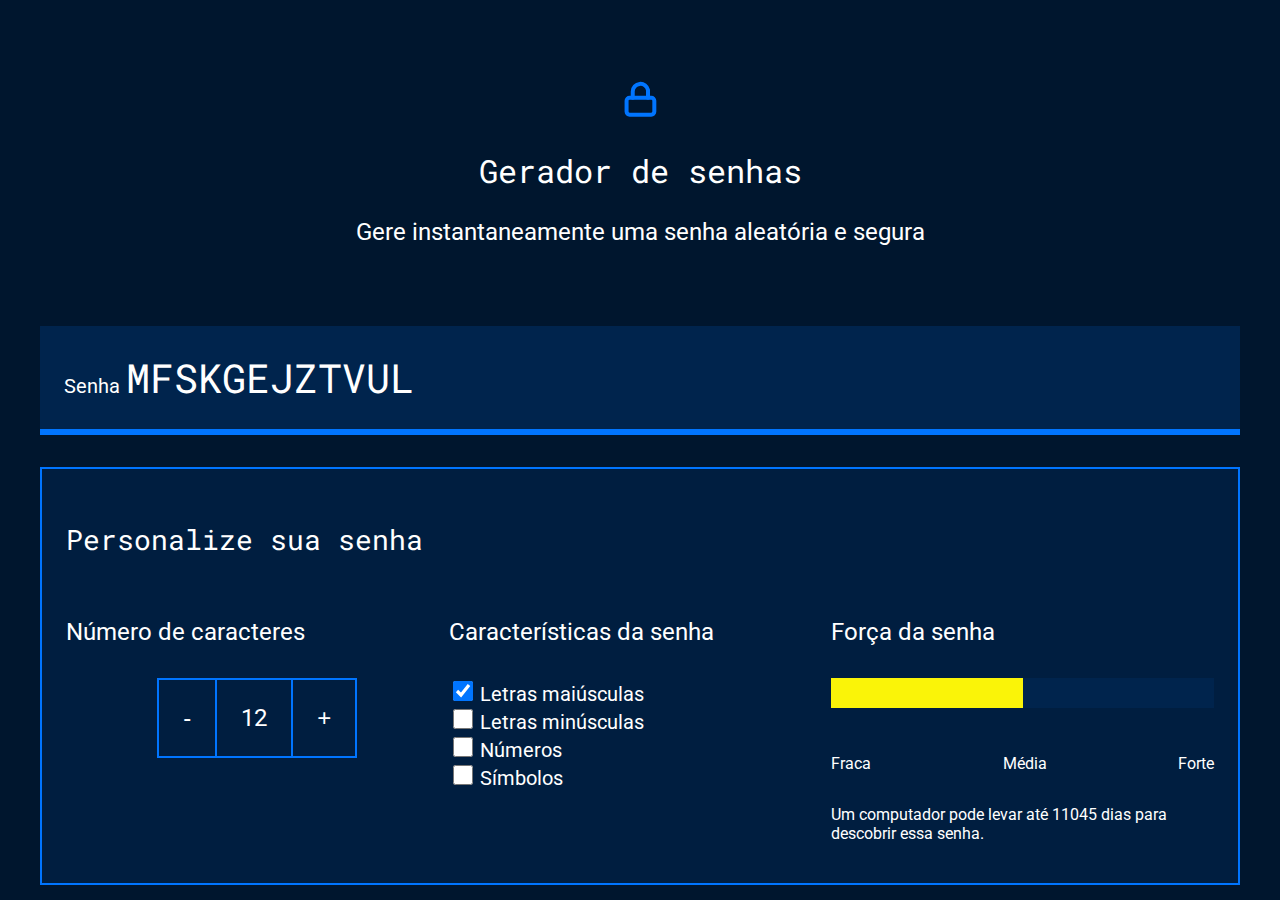
<file: index.html>
<!DOCTYPE html>
<html lang="pt-br">

<head>
    <meta charset="UTF-8">
    <meta name="viewport" content="width=device-width, initial-scale=1.0">
    <title>Gerador de senha</title>
    <link rel="stylesheet" href="style.css">
</head>

<body>
    <section class="conteudo">
        <div class="conteudo-titulo">
            <img src="unlock.svg" alt="cadeado fechado">
            <h2 class="titulo-principal">Gerador de senhas</h2>
            <h3 class="titulo-secundario">Gere instantaneamente uma senha aleatória e segura</h3>
        </div>
        <div class="conteudo-senha">
            <label for="senha">Senha</label>
            <input name="senha" type="text" id="campo-senha" readonly>
        </div>
        <div class="parametro">
            <h3 class="parametro-titulo">Personalize sua senha</h3>
            <div class="parametro-coluna__senha">
                <div class="parametro-senha">
                    <h4 class="parametro-senha__titulo">Número de caracteres</h4>
                    <div class="parametro-senha-botoes">
                        <button class="parametro-senha__botao">-</button>
                        <p class="parametro-senha__texto">12</p>
                        <button class="parametro-senha__botao">+</button>
                    </div>
                </div>
                <div class="parametro-senha">
                    <h4 class="parametro-senha__titulo">Características da senha</h4>
                    <div class="parametro-senha-checkbox">
                        <input name="maiusculo" type="checkbox" class="checkbox" checked>
                        <label for="maiusculo">Letras maiúsculas</label>
                    </div>
                    <div class="parametro-senha-checkbox">
                        <input name="minusculo" type="checkbox" class="checkbox">
                        <label for="minusculo">Letras minúsculas</label>
                    </div>
                    <div class="parametro-senha-checkbox">
                        <input name="numero" type="checkbox" class="checkbox">
                        <label for="numero">Números</label>
                    </div>
                    <div class="parametro-senha-checkbox">
                        <input name="simbolo" type="checkbox" class="checkbox">
                        <label for="simbolo">Símbolos</label>
                    </div>
                </div>
                <div class="parametro-senha">
                    <h4 class="parametro-senha__titulo">Força da senha</h4>
                    <div class="barra"></div>
                    <div class="forca fraca"></div>
                    <div class="parametro-senha-textos">
                        <p>Fraca</p>
                        <p>Média</p>
                        <p>Forte</p>
                    </div>
                    <p class="entropia"></p>
                </div>
            </div>
        </div>
    </section>
    <script src="main.js"></script>
</body>

</html>
</file>
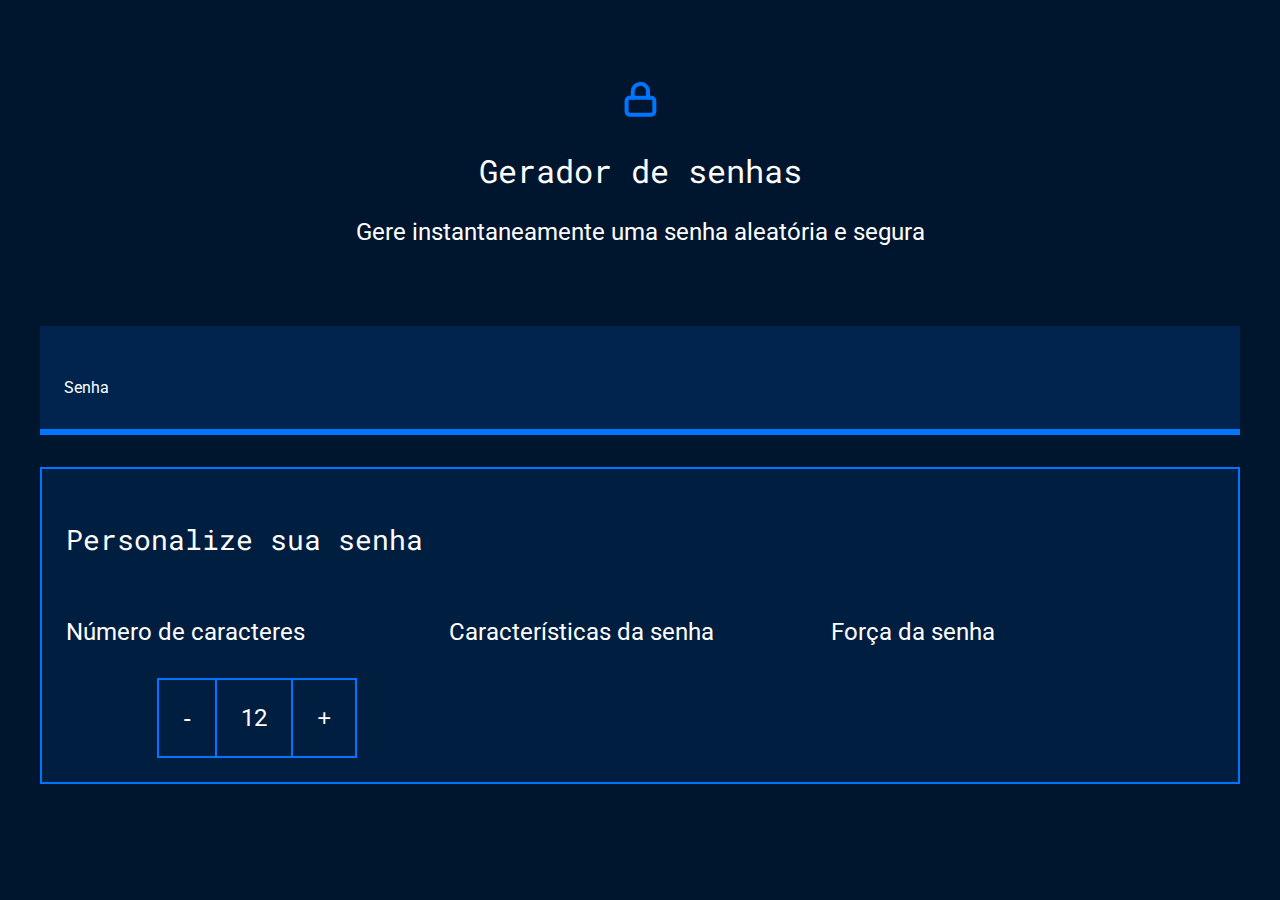
<file: Segurança digital Fabio/index.html>
<!DOCTYPE html>
<html lang="pt-br">

<head>
    <meta charset="UTF-8">
    <meta name="viewport" content="width=device-width, initial-scale=1.0">
    <title>Gerador de senha</title>
    <link rel="stylesheet" href="style.css">
</head>

<body>
    <section class="conteudo">
        <div class="conteudo-titulo">
            <img src="unlock.svg" alt="cadeado fechado">
            <h2 class="titulo-principal">Gerador de senhas</h2>
            <h3 class="titulo-secundario">Gere instantaneamente uma senha aleatória e segura</h3>
        </div>
        <div class="conteudo-senha">
            <label for="senha">Senha</label>
            <input name="senha" type="text" id="campo-senha">
        </div>
        <div class="parametro">
            <h3 class="parametro-titulo">Personalize sua senha</h3>
            <div class="parametro-coluna__senha">
                <div class="parametro-senha">
                    <h4 class="parametro-senha__titulo">Número de caracteres</h4>
                    <div class="parametro-senha-botoes">
                        <button class="parametro-senha__botao">-</button>
                        <p class="parametro-senha__texto">12</p>
                        <button class="parametro-senha__botao">+</button>
                    </div>
                </div>                
                <div class="parametro-senha">
                    <h4 class="parametro-senha__titulo">Características da senha</h4>
                </div>
                <div class="parametro-senha">
                    <h4 class="parametro-senha__titulo">Força da senha</h4>
                </div>
            </div>
        </div>

    </section>
</body>

</html>
</file>
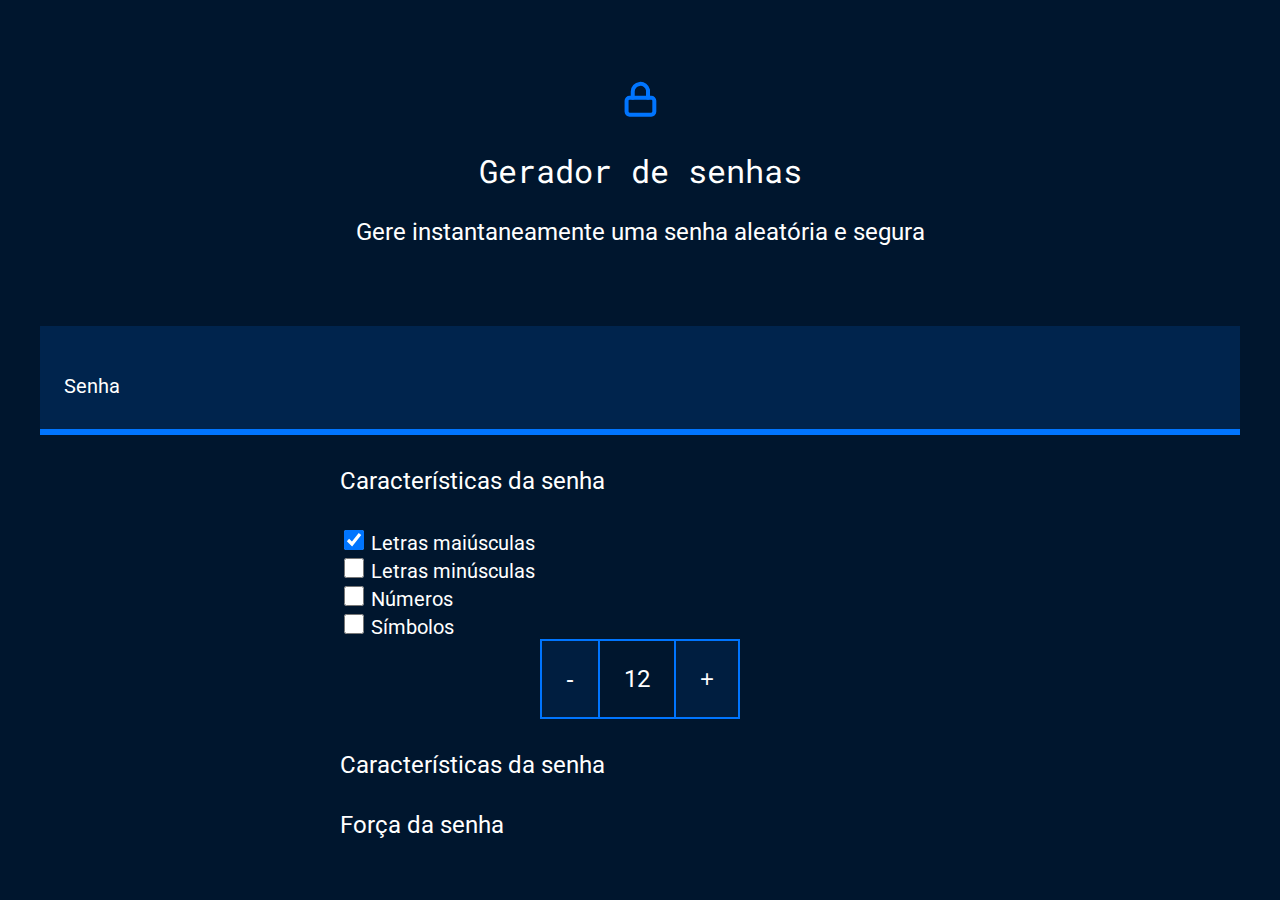
<file: seguran-a-digital-main/Segurança digital Fabio/index.html>
<!DOCTYPE html>
<html lang="pt-br">

<head>
    <meta charset="UTF-8">
    <meta name="viewport" content="width=device-width, initial-scale=1.0">
    <title>Gerador de senha</title>
    <link rel="stylesheet" href="style.css">
</head>

<body>
    <section class="conteudo">
        <div class="conteudo-titulo">
            <img src="unlock.svg" alt="cadeado fechado">
            <h2 class="titulo-principal">Gerador de senhas</h2>
            <h3 class="titulo-secundario">Gere instantaneamente uma senha aleatória e segura</h3>
        </div>
        <div class="conteudo-senha">
            <label for="senha">Senha</label>
            <input name="senha" type="text" id="campo-senha">
        </div>
        <div class="parametro-senha">
            <h4 class="parametro-senha__titulo">Características da senha</h4>
            <div class="parametro-senha-checkbox">
                <input name="maiusculo" type="checkbox" class="checkbox" checked>
                <label for="maiusculo">Letras maiúsculas</label>
            </div>
            <div class="parametro-senha-checkbox">
                <input name="minusculo" type="checkbox" class="checkbox">
                <label for="minusculo">Letras minúsculas</label>
            </div>
            <div class="parametro-senha-checkbox">
                <input name="numero" type="checkbox" class="checkbox">
                <label for="numero">Números</label>
            </div>
            <div class="parametro-senha-checkbox">
                <input name="simbolo" type="checkbox" class="checkbox">
                <label for="simbolo">Símbolos</label>
            </div>
        </div>
                </div>
                    <div class="parametro-senha-botoes">
                        <button class="parametro-senha__botao">-</button>
                        <p class="parametro-senha__texto">12</p>
                        <button class="parametro-senha__botao">+</button>
                    </div>
                </div>                
                <div class="parametro-senha">
                    <h4 class="parametro-senha__titulo">Características da senha</h4>
                </div>
                <div class="parametro-senha">
                    <h4 class="parametro-senha__titulo">Força da senha</h4>
                </div>
            </div>
        </div>

    </section>
</body>

</html>
</file>
<file: style.css>
@import url('https://fonts.googleapis.com/css2?family=Roboto&family=Roboto+Mono&display=swap');

:root {
    --branco: white;
    --cor-de-fundo: #00162E;
    --fundo-senha: #00244D;
    --fundo-texto: #001E40;
    --borda: #0075FF;
    --roboto: 'Roboto', sans-serif;
    --roboto-mono: 'Roboto Mono', monospace;
}

* {
    font-weight: 400;
}

body {
    color: var(--branco);
    background-color: var(--cor-de-fundo);
    font-family: var(--roboto);
}

.titulo-principal {
    font-family: var(--roboto-mono);
    font-size: 32px;
}

.titulo-secundario {
    font-size: 24px;
}

.conteudo-titulo {
    text-align: center;
    margin-top: 80px;
}

.conteudo-senha {
    margin-top: 80px;
    background: var(--fundo-senha);
    padding: 24px;
    border-bottom: 6px solid var(--borda);
}

#campo-senha {
    background-color: var(--fundo-senha);
    border: none;
    color: var(--branco);
    font-family: var(--roboto-mono);
    font-size: 40px;
    width: 70%;
}

#campo-senha:focus {
    outline: none;
}

.conteudo {
    max-width: 1200px;
    margin: 0 auto;
}

.parametro {
    background-color: var(--fundo-texto);
    border: 2px solid var(--borda);
    margin-top: 32px;
    padding: 24px;
}

.parametro-titulo {
    font-family: var(--roboto-mono);
    font-size: 28px;
}

.parametro-senha__titulo {
    font-size: 24px;
}

.parametro-coluna__senha {
    display: flex;
    flex-direction: column;
    justify-content: center;
}

.parametro-senha {
    width: 50%;
    margin: 0 auto;
}

.parametro-senha-botoes {
    display: flex;
    justify-content: center;
}

.parametro-senha__botao {
    background-color: var(--fundo-texto);
    color: var(--branco);
    border: 2px solid var(--borda);
    padding: 24px;
    font-size: 24px;
    cursor: pointer;
}

.parametro-senha__texto {
    padding: 24px;
    border-top: 2px solid var(--borda);
    border-bottom: 2px solid var(--borda);
    margin: 0;
    font-size: 24px;
}

label {
    font-size: 20px;
}

.checkbox {
    width: 20px;
    height: 20px;
    cursor: pointer;
}

.barra {
    background-color: var(--fundo-senha);
    height: 30px;
    width: 100%;
}

.forca {
    height: 30px;
    position: relative;
    bottom: 30px;
}

.fraca {
    width: 25%;
    background-color: #E71B32;
}

.media {
    background-color: #FAF408;
    width: 50%;
}

.forte {
    background-color: #00FF85;
    width: 100%;
}

.parametro-senha-textos {
    display: flex;
    justify-content: space-between;
}


@media screen and (min-width: 768px) {
    .parametro-coluna__senha {
        flex-direction: row;
    }
}
</file>
<file: Segurança digital Fabio/style.css>
@import url('https://fonts.googleapis.com/css2?family=Roboto&family=Roboto+Mono&display=swap');

:root{
    --branco: white;
    --cor-de-fundo: #00162E;
    --fundo-senha: #00244D;
    --fundo-texto: #001E40;
    --borda: #0075FF;
    --roboto: 'Roboto', sans-serif;
    --roboto-mono: 'Roboto Mono', monospace;
}

*{
    font-weight: 400;
}

body{
    color: var(--branco);
    background-color: var(--cor-de-fundo);
    font-family: var(--roboto);
}

.titulo-principal{
    font-family: var(--roboto-mono);
    font-size: 32px;
}

.titulo-secundario{
    font-size: 24px;
}

.conteudo-titulo{
    text-align: center;
    margin-top: 80px;
}

.conteudo-senha{
    margin-top: 80px; 
    background: var(--fundo-senha);
    padding: 24px;
    border-bottom: 6px solid var(--borda);
}

#campo-senha{
    background-color: var(--fundo-senha);
    border: none;
    color: var(--branco);
    font-family: var(--roboto-mono);
    font-size: 40px;
    width: 70%;
}

#campo-senha:focus{
    outline: none;
}

.conteudo{
    max-width: 1200px;
    margin: 0 auto;
}

.parametro{
    background-color: var(--fundo-texto);
    border: 2px solid var(--borda);
    margin-top: 32px;
    padding: 24px;
}

.parametro-titulo{
    font-family: var(--roboto-mono);
    font-size: 28px;
}

.parametro-senha__titulo{
    font-size:24px;
}

.parametro-coluna__senha{
    display: flex;
    flex-direction: column;
    justify-content: center;
}
.parametro-senha{
    width: 50%;
    margin: 0 auto;
}

@media screen and (min-width: 768px) {
    .parametro-coluna__senha{
        flex-direction: row;
    }
}

.parametro-senha-botoes{
    display: flex;
    justify-content: center;
}

.parametro-senha__botao{
    background-color: var(--fundo-texto);
    color: var(--branco);
    border: 2px solid var(--borda);
    padding: 24px;
    font-size: 24px;
    cursor: pointer;
}
.parametro-senha__texto{
    padding: 24px;
    border-top: 2px solid var(--borda);
    border-bottom: 2px solid var(--borda);
    margin: 0;
    font-size: 24px;
}
</file>
<file: seguran-a-digital-main/Segurança digital Fabio/style.css>
@import url('https://fonts.googleapis.com/css2?family=Roboto&family=Roboto+Mono&display=swap');

:root{
    --branco: white;
    --cor-de-fundo: #00162E;
    --fundo-senha: #00244D;
    --fundo-texto: #001E40;
    --borda: #0075FF;
    --roboto: 'Roboto', sans-serif;
    --roboto-mono: 'Roboto Mono', monospace;
}

*{
    font-weight: 400;
}

body{
    color: var(--branco);
    background-color: var(--cor-de-fundo);
    font-family: var(--roboto);
}

.titulo-principal{
    font-family: var(--roboto-mono);
    font-size: 32px;
}

.titulo-secundario{
    font-size: 24px;
}

.conteudo-titulo{
    text-align: center;
    margin-top: 80px;
}

.conteudo-senha{
    margin-top: 80px; 
    background: var(--fundo-senha);
    padding: 24px;
    border-bottom: 6px solid var(--borda);
}

#campo-senha{
    background-color: var(--fundo-senha);
    border: none;
    color: var(--branco);
    font-family: var(--roboto-mono);
    font-size: 40px;
    width: 70%;
}

#campo-senha:focus{
    outline: none;
}

.conteudo{
    max-width: 1200px;
    margin: 0 auto;
}

.parametro{
    background-color: var(--fundo-texto);
    border: 2px solid var(--borda);
    margin-top: 32px;
    padding: 24px;
}

.parametro-titulo{
    font-family: var(--roboto-mono);
    font-size: 28px;
}

.parametro-senha__titulo{
    font-size:24px;
}

.parametro-coluna__senha{
    display: flex;
    flex-direction: column;
    justify-content: center;
}
.parametro-senha{
    width: 50%;
    margin: 0 auto;
}

@media screen and (min-width: 768px) {
    .parametro-coluna__senha{
        flex-direction: row;
    }
}

.parametro-senha-botoes{
    display: flex;
    justify-content: center;
}

.parametro-senha__botao{
    background-color: var(--fundo-texto);
    color: var(--branco);
    border: 2px solid var(--borda);
    padding: 24px;
    font-size: 24px;
    cursor: pointer;
}
.parametro-senha__texto{
    padding: 24px;
    border-top: 2px solid var(--borda);
    border-bottom: 2px solid var(--borda);
    margin: 0;
    font-size: 24px;
}

label{
    font-size: 20px;
}

.checkbox{
    width: 20px;
    height: 20px;
    cursor: pointer;
}
</file>
